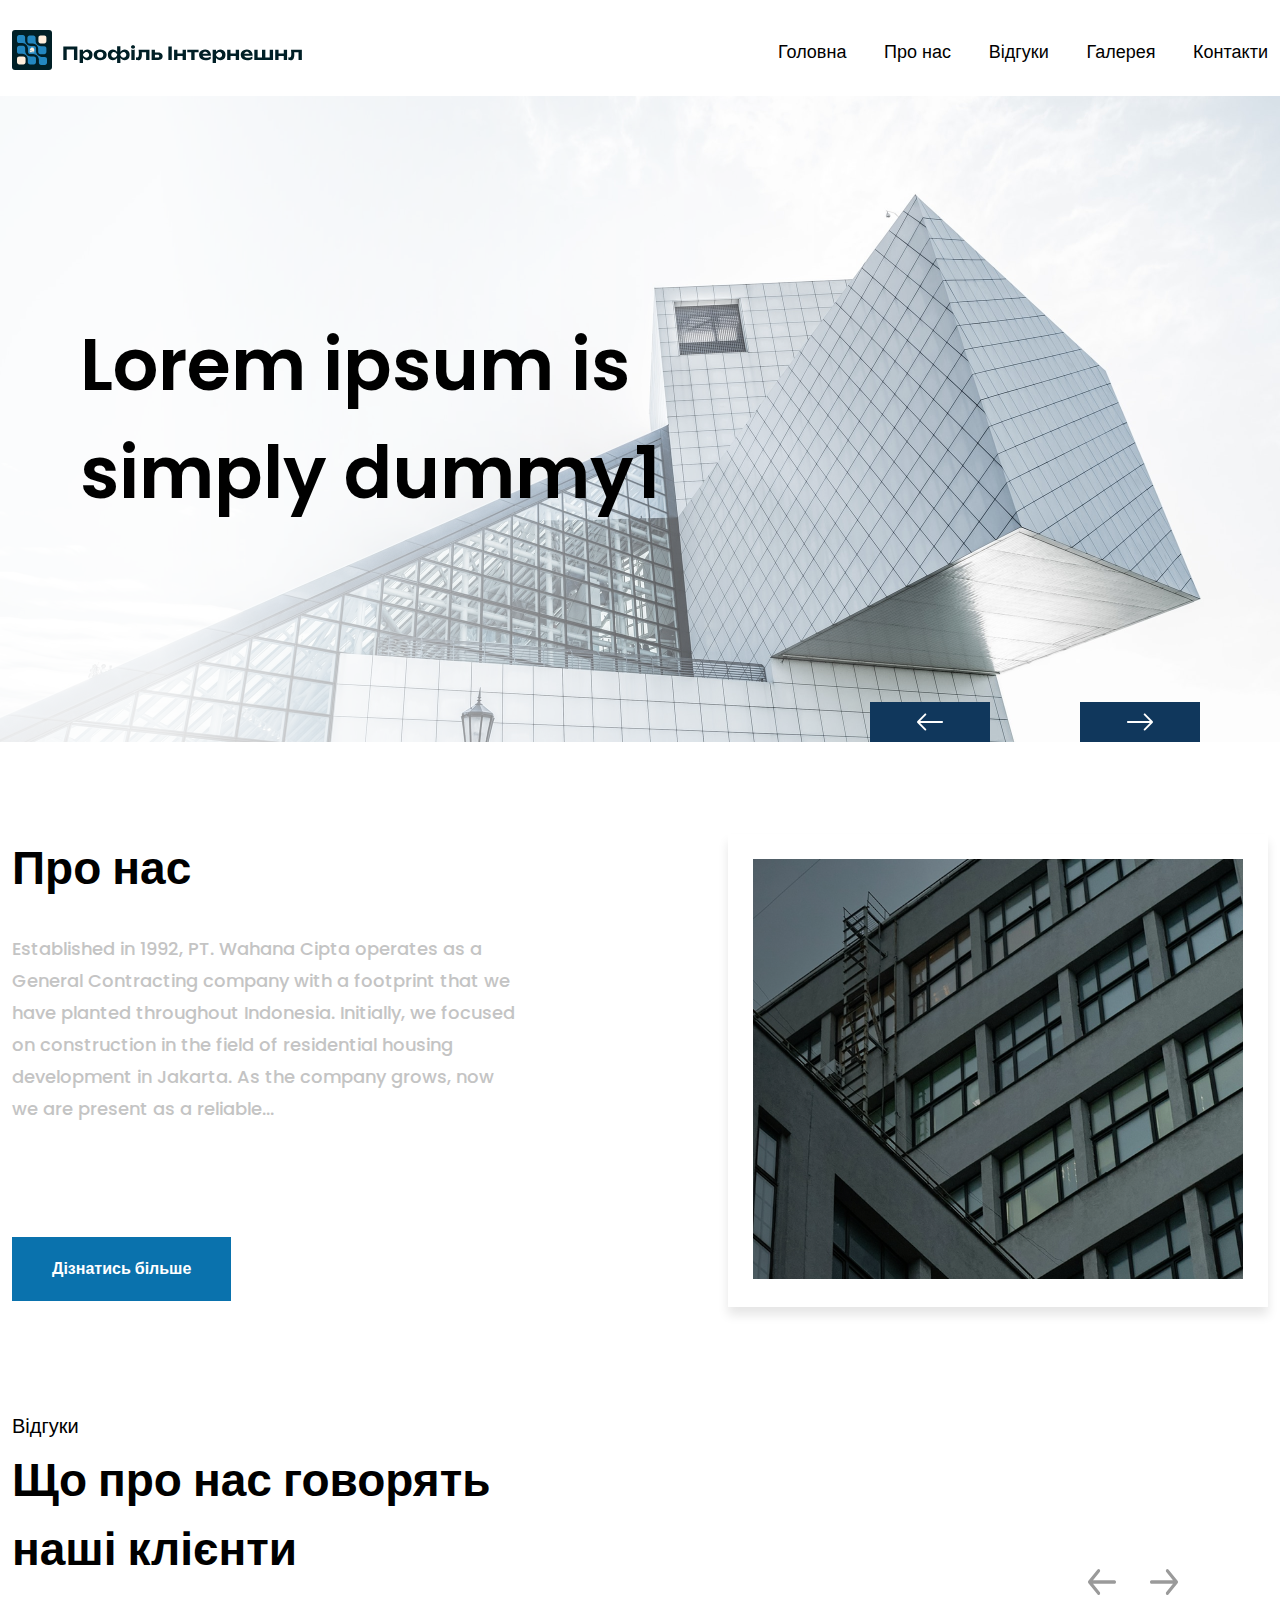
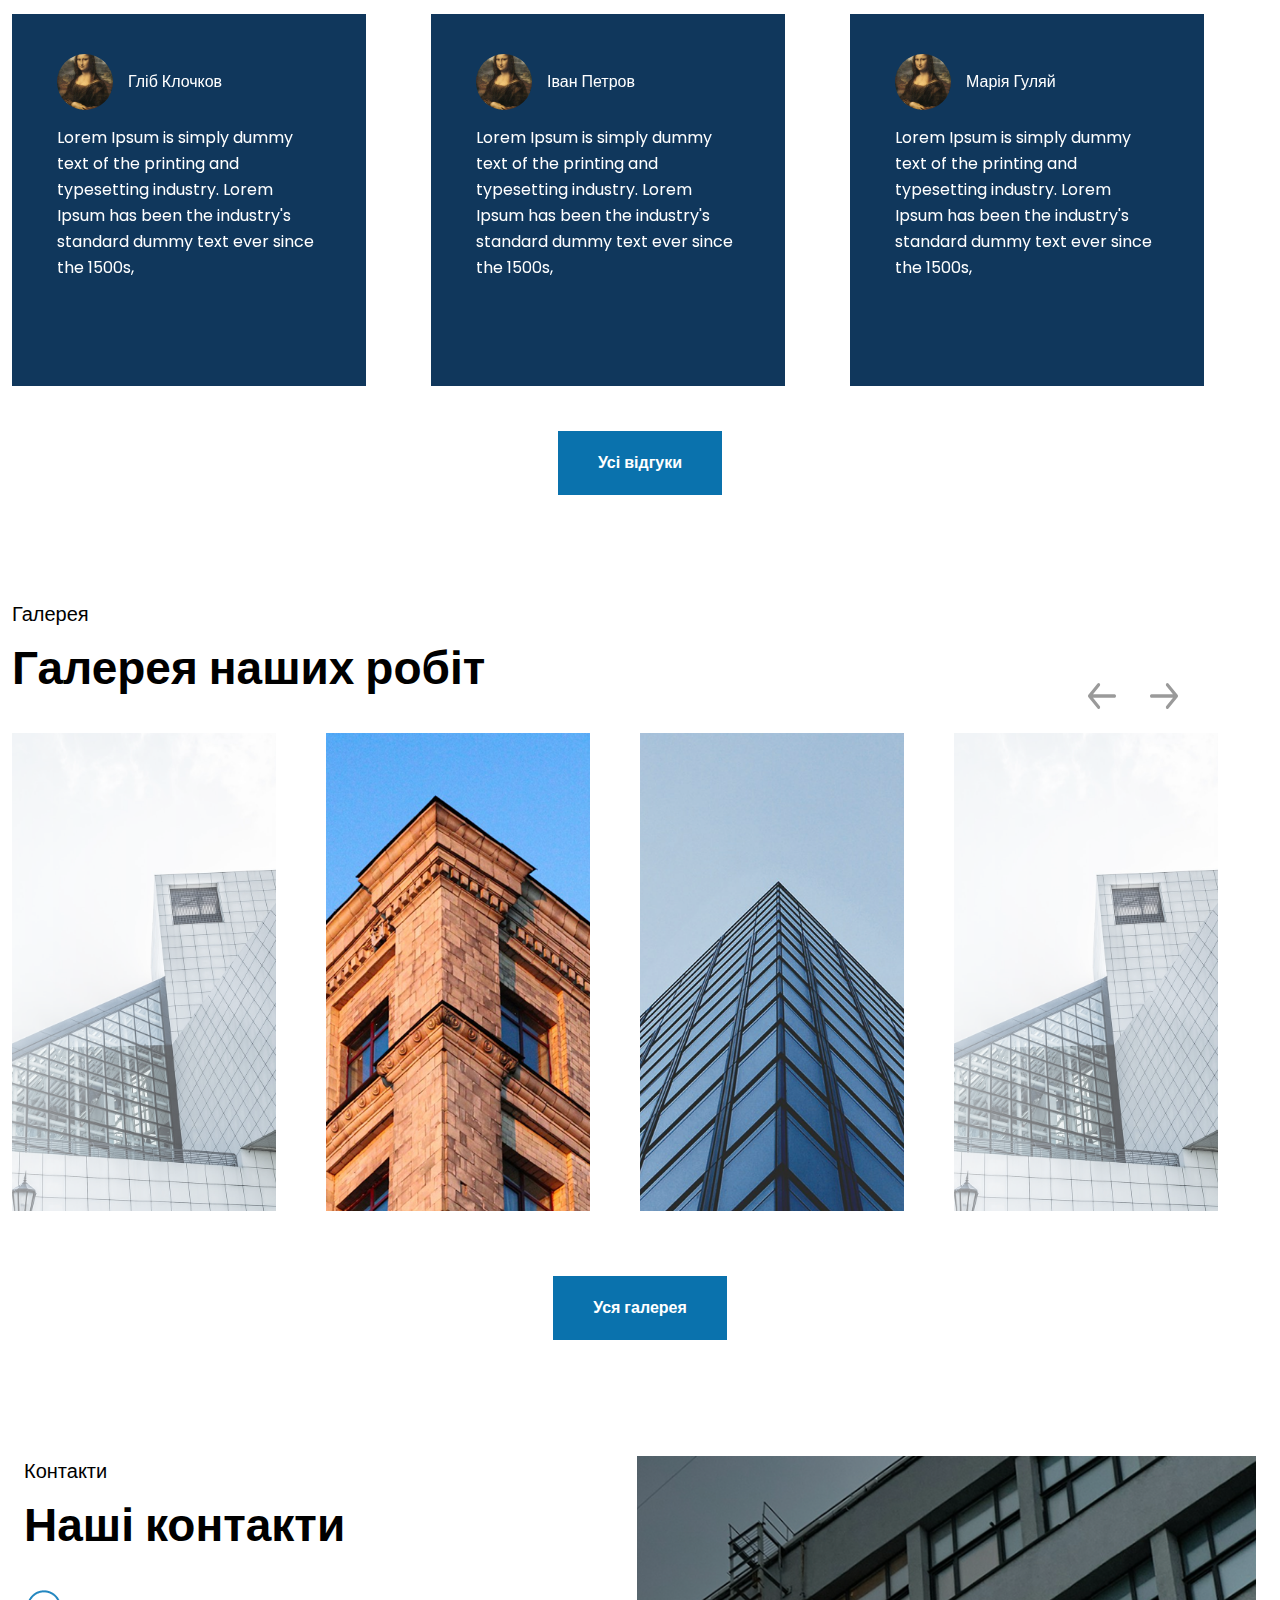
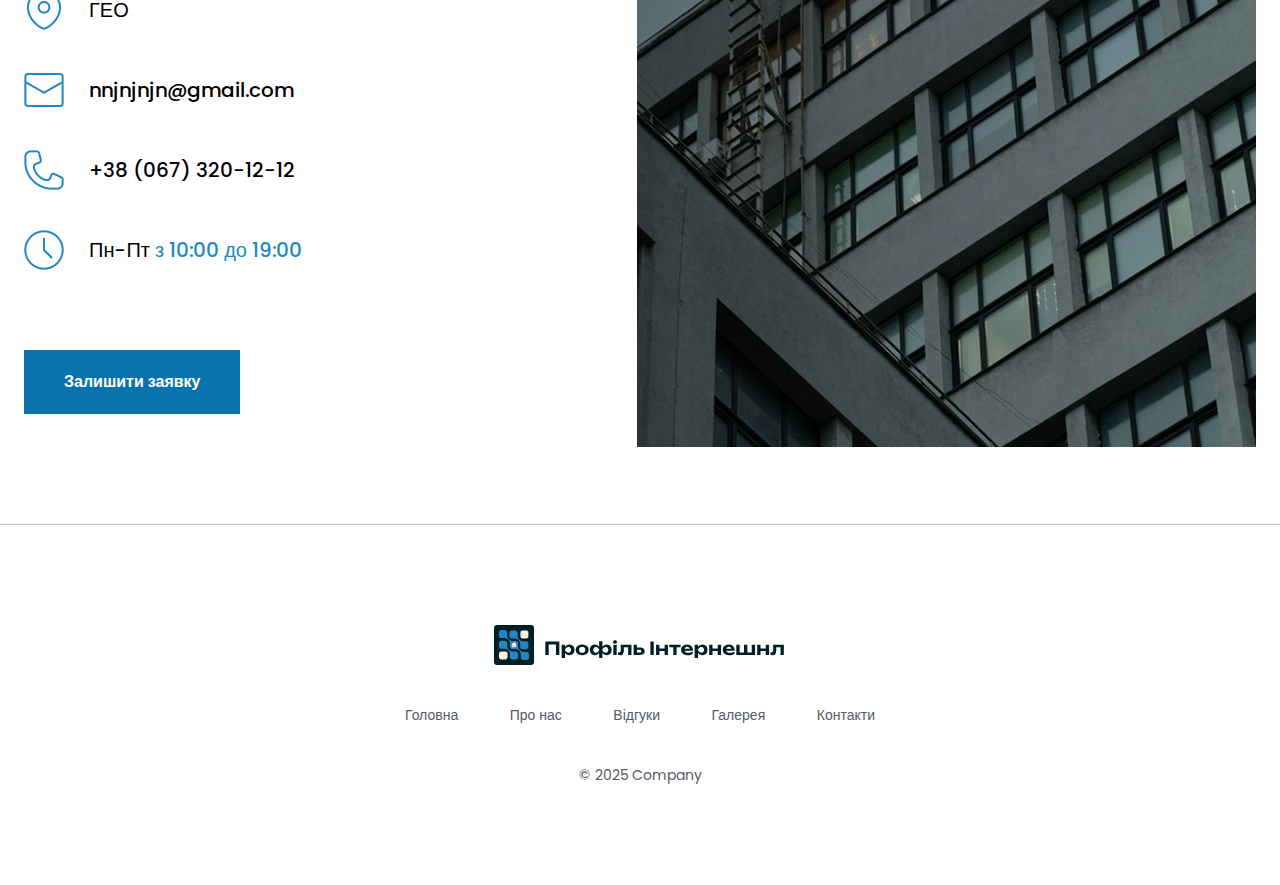
<file: index.html>
<!DOCTYPE html>
<html lang="en">
    <head>
        <meta charset="UTF-8">
        <meta name="viewport" content="width=device-width, initial-scale=1.0">
        <title>Профіль Інтернешнл | Головна</title>
        <link rel="stylesheet" href="./assets/css/style.css">
    </head>
    <body>
        <header>
            <nav class="site-nav">
                <div class="menu-icon"></div>
                <div class="logo-header">
                    <a href="index.html"><img src="./assets/img/logo.svg"></a>
                </div>
                <div class="menu">
                    <ul>
                        <li>
                            <a href="index.html">Головна</a>
                        </li>
                        <li>
                            <a href="about-us.html">Про нас</a>
                        </li>
                        <li>
                            <a href="reviews.html" >Відгуки</a>
                        </li>
                        <li>
                            <a href="gallery.html" >Галерея</a>
                        </li>
                        <li>
                            <a href="contacts.html">Контакти</a>
                        </li>
                    </ul>
                </div>

            </nav>
        </header>

        <main>
            <section id="main-fb" data-aos="fade-up">
                <div class="main-fb__container container">
                    <div class="slider-container main-fb-slider-container">
                        <div class="slider main-fb-slider">
                            <div class="main-fb-slick-container main-fb-img1">

                                <div class="main-fb__slider-text">
                                    Lorem ipsum is simply dummy1
                                </div>

                            </div>
                            <div class="main-fb-slick-container main-fb-img2">

                                <div class="main-fb__slider-text">
                                    Lorem ipsum is simply dummy2
                                </div>

                            </div>
                            <div class="main-fb-slick-container main-fb-img3">

                                <div class="main-fb__slider-text">
                                    Lorem ipsum is simply dummy3
                                </div>

                            </div>
                            <div class="main-fb-slick-container main-fb-img4">

                                <div class="main-fb__slider-text">
                                    Lorem ipsum is simply dummy4
                                </div>

                            </div>
                        </div>
                        <div class="main-fb__slider-arrow"></div>
                    </div>
                </div>
            </section>

            <!-- about-us -->
            <section id="about-us" >
                <div class="main-about-us__container container">
                    <div class="main-about-us__info-wrap">
                    <div class="main-about-us-title main-title title">
                        Про нас
                    </div>
                    <div class="about-us__text-wrap">
                        <div class="text-wrap__text">Established in 1992, PT. Wahana Cipta operates as a
                            General Contracting company with a footprint that we have planted throughout
                            Indonesia. Initially, we focused on construction in the field of residential
                            housing development in Jakarta. As the company grows, now we are present as a
                            reliable...</div>
                        <div class="text-wrap__button">
                            <a href="about-us.html" target="_blank">Дізнатись більше</a>
                        </div>
                    </div>
                    </div>
                    <div class="about-us__photo-wrap">
                        <img src="./assets/img/main-fb-slider-img3.png">
                    </div>
                </div>
            </section>

            <!-- reviews -->
            <section id="reviews" >
                <div class="main-reviews__container container">
                    <div class="main-review__spoiler__title spoiler__title">Відгуки</div>
                    <div class="main-reviews-title main-title title">
                        Що про нас говорять наші клієнти
                    </div>
                    <div class="slider-container main-reviews-slider-container">
                        <div class="slider main-reviews-slider">
                            <div class="main-reviews-slick-container">
                                <div class="main-review-person">
                                    <div class="main-review-person__photo"><img src="./assets/img/main-review-photo.jpg"></div>
                                    <div class="main-review-person__name">Гліб Клочков</div>
                                </div>
                                <div class="main-review-text">
                                    Lorem Ipsum is simply dummy text of the printing and typesetting industry. Lorem
                                    Ipsum has been the industry's standard dummy text ever since the 1500s,
                                </div>
                            </div>

                            <div class="main-reviews-slick-container">
                                <div class="main-review-person">
                                    <div class="main-review-person__photo"><img src="./assets/img/main-review-photo.jpg"></div>
                                    <div class="main-review-person__name">Іван Петров</div>
                                </div>
                                <div class="main-review-text">
                                    Lorem Ipsum is simply dummy text of the printing and typesetting industry. Lorem
                                    Ipsum has been the industry's standard dummy text ever since the 1500s,
                                </div>
                            </div>

                            <div class="main-reviews-slick-container">
                                <div class="main-review-person">
                                    <div class="main-review-person__photo"><img src="./assets/img/main-review-photo.jpg"></div>
                                    <div class="main-review-person__name">Марія Гуляй</div>
                                </div>
                                <div class="main-review-text">
                                    Lorem Ipsum is simply dummy text of the printing and typesetting industry. Lorem
                                    Ipsum has been the industry's standard dummy text ever since the 1500s,
                                </div>
                            </div>

                            <div class="main-reviews-slick-container">
                                <div class="main-review-person">
                                    <div class="main-review-person__photo"><img src="./assets/img/main-review-photo.jpg"></div>
                                    <div class="main-review-person__name">Петро Семенов</div>
                                </div>
                                <div class="main-review-text">
                                    Lorem Ipsum is simply dummy text of the printing and typesetting industry. Lorem
                                    Ipsum has been the industry's standard dummy text ever since the 1500s,
                                </div>
                            </div>

                            <div class="main-reviews-slick-container">
                                <div class="main-review-person">
                                    <div class="main-review-person__photo"><img src="./assets/img/main-review-photo.jpg"></div>
                                    <div class="main-review-person__name">Андрій Шевченко</div>
                                </div>
                                <div class="main-review-text">
                                    Lorem Ipsum is simply dummy text of the printing and typesetting industry. Lorem
                                    Ipsum has been the industry's standard dummy text ever since the 1500s,
                                </div>
                            </div>

                        </div>
                        <div class="main-reviews__slider-arrow"></div>
                    </div>
                   <div class="main-reviews__button-wrapper">
  <div class="main-reviews__view-all-button">
    <a href="reviews.html" target="_blank">Усі відгуки</a>
  </div>
</div>
                </div>
            </section>

            <!-- gallery -->

            <section id="gallery" >
                <div class="main-gallery__container container" >
                    <div class="main-gallery__spoiler__title spoiler__title">Галерея</div>
                    <div class="main-gallery-title main-title title">
                        Галерея наших робіт
                    </div>

                    <div class="slider-container main-gallery-slider-container">
                        <div class="slider main-gallery-slider">
                            <div class="main-gallery-slick-container main-gallery-slick-container1">
                                <div class="main-gallery-slick__bg-hover"></div>
                                <div class="gallery-slick__button">
                                    <a href="#">Дивитись більше</a>
                                </div>
                            </div>

                            <div class="main-gallery-slick-container main-gallery-slick-container2">
                                 <div class="main-gallery-slick__bg-hover"></div>
                                <div class="gallery-slick__button">
                                    <a href="#">Дивитись більше</a>
                                </div>
                            </div>

                            <div class="main-gallery-slick-container main-gallery-slick-container3">
                                 <div class="main-gallery-slick__bg-hover"></div>
                                <div class="gallery-slick__button">
                                    <a href="#">Дивитись більше</a>
                                </div>
                            </div>

                            <div class="main-gallery-slick-container main-gallery-slick-container4">
                                 <div class="main-gallery-slick__bg-hover"></div>
                                <div class="gallery-slick__button">
                                    <a href="#">Дивитись більше</a>
                                </div>
                            </div>

                            <div class="main-gallery-slick-container main-gallery-slick-container5">
                                 <div class="main-gallery-slick__bg-hover"></div>
                                <div class="gallery-slick__button">
                                    <a href="#">Дивитись більше</a>
                                </div>
                            </div>

                            <div class="main-gallery-slick-container main-gallery-slick-container6">
                                 <div class="main-gallery-slick__bg-hover"></div>
                                <div class="gallery-slick__button">
                                    <a href="#">Дивитись більше</a>
                                </div>
                            </div>

                            <div class="main-gallery-slick-container main-gallery-slick-container7">
                                 <div class="main-gallery-slick__bg-hover"></div>
                                <div class="gallery-slick__button">
                                    <a href="#">Дивитись більше</a>
                                </div>
                            </div>

                        </div>
                        <div class="main-gallery__slider-arrow"></div>
                    </div>
                    <div class="main-gallery__button-wrapper">
  <div class="main-gallery__view-all-button">
    <a href="gallery.html" target="_blank">Уся галерея</a>
  </div>
</div>
                </div>
            </section>

            <!-- contacts -->
            <section id="contacts" >
                <div class="main-contacts__container container">
                    

                    <div class="main-contacts__wrap">
                        
                        <div class="main-contacts-wrap__text">
                            <div class="main-contacts__spoiler__title spoiler__title">Контакти</div>
                    <div class="main-contacts-title main-title title">
                        Наші контакти
                    </div>
                            <div class="main-contacts__date">
                                <div class="main-contacts-date__item main-contacts-date__item-location">
                                    <img src="./assets/img/main-contact-location.png">
                                    <a href="#" class="simple-text" target="_blank">ГЕО</a>
                                </div>

                                <div class="main-contacts-date__item main-contacts-date__item-email">
                                    <img src="./assets/img/main-contact-letter.png">
                                    <a href="mailto:nnjnjnjn@gmail.com" class="simple-text" target="_blank">nnjnjnjn@gmail.com</a>
                                </div>

                                <div class="main-contacts-date__item main-contacts-date__item-phone">
                                    <img src="./assets/img/main-contact-phone.png">
                                    <a class="simple-text" href="tel:+380673201212" target="_blank">+38 (067) 320-12-12</a>
                                </div>

                                <div class="main-contacts-date__item main-contacts-date__item-mode">
                                    <img src="./assets/img/main-contact-clock.png">
                                    <span class="simple-text">Пн-Пт
                                        <span>з
                                        </span><span class="bold>">10:00</span>
                                        <span>
                                            до
                                        </span><span class="bold>">19:00</span>
                                    </span>
                                </div>
                            </div>
                            <div class="main-contacts__button">
                                <a href="contacts.html">Залишити заявку</a>
                            </div>
                        </div>
                        <div class="main-contacts__photo">
                            <img src="./assets/img/main-fb-slider-img3.png">
                        </div>
                    </div>
                </div>
            </section>
        </main>

        <footer id="footer">
            <div class="footer__container">
                <div class="footer-logo">
                    <img src="./assets/img/logo.svg">
                </div>
                <div class="footer-menu">
                    <ul>
                        <li>
                            <a href="index.html">Головна</a>
                        </li>
                        <li>
                            <a href="about-us.html">Про нас</a>
                        </li>
                        <li>
                            <a href="reviews.html">Відгуки</a>
                        </li>
                        <li>
                            <a href="gallery.html">Галерея</a>
                        </li>
                        <li>
                            <a href="contacts.html">Контакти</a>
                        </li>
                    </ul>
                </div>
                <div class="footer__site-info">
                    © 2025 Company
                </div>
            </div>
        </footer>
  
        <!-- script -->
        <script src="./assets/js/jQuery v3.6.1.js"></script>
        <script src="./assets/js/jquery.nice-select.min.js"></script>
        <script src="./assets/js/script.js"></script>
        <script src="./assets/js/slick.min.js"></script>
        <script src="./assets/js/aos.js"></script>
        <script>
            AOS.init();
        </script>
    </body>
</html>
</file>
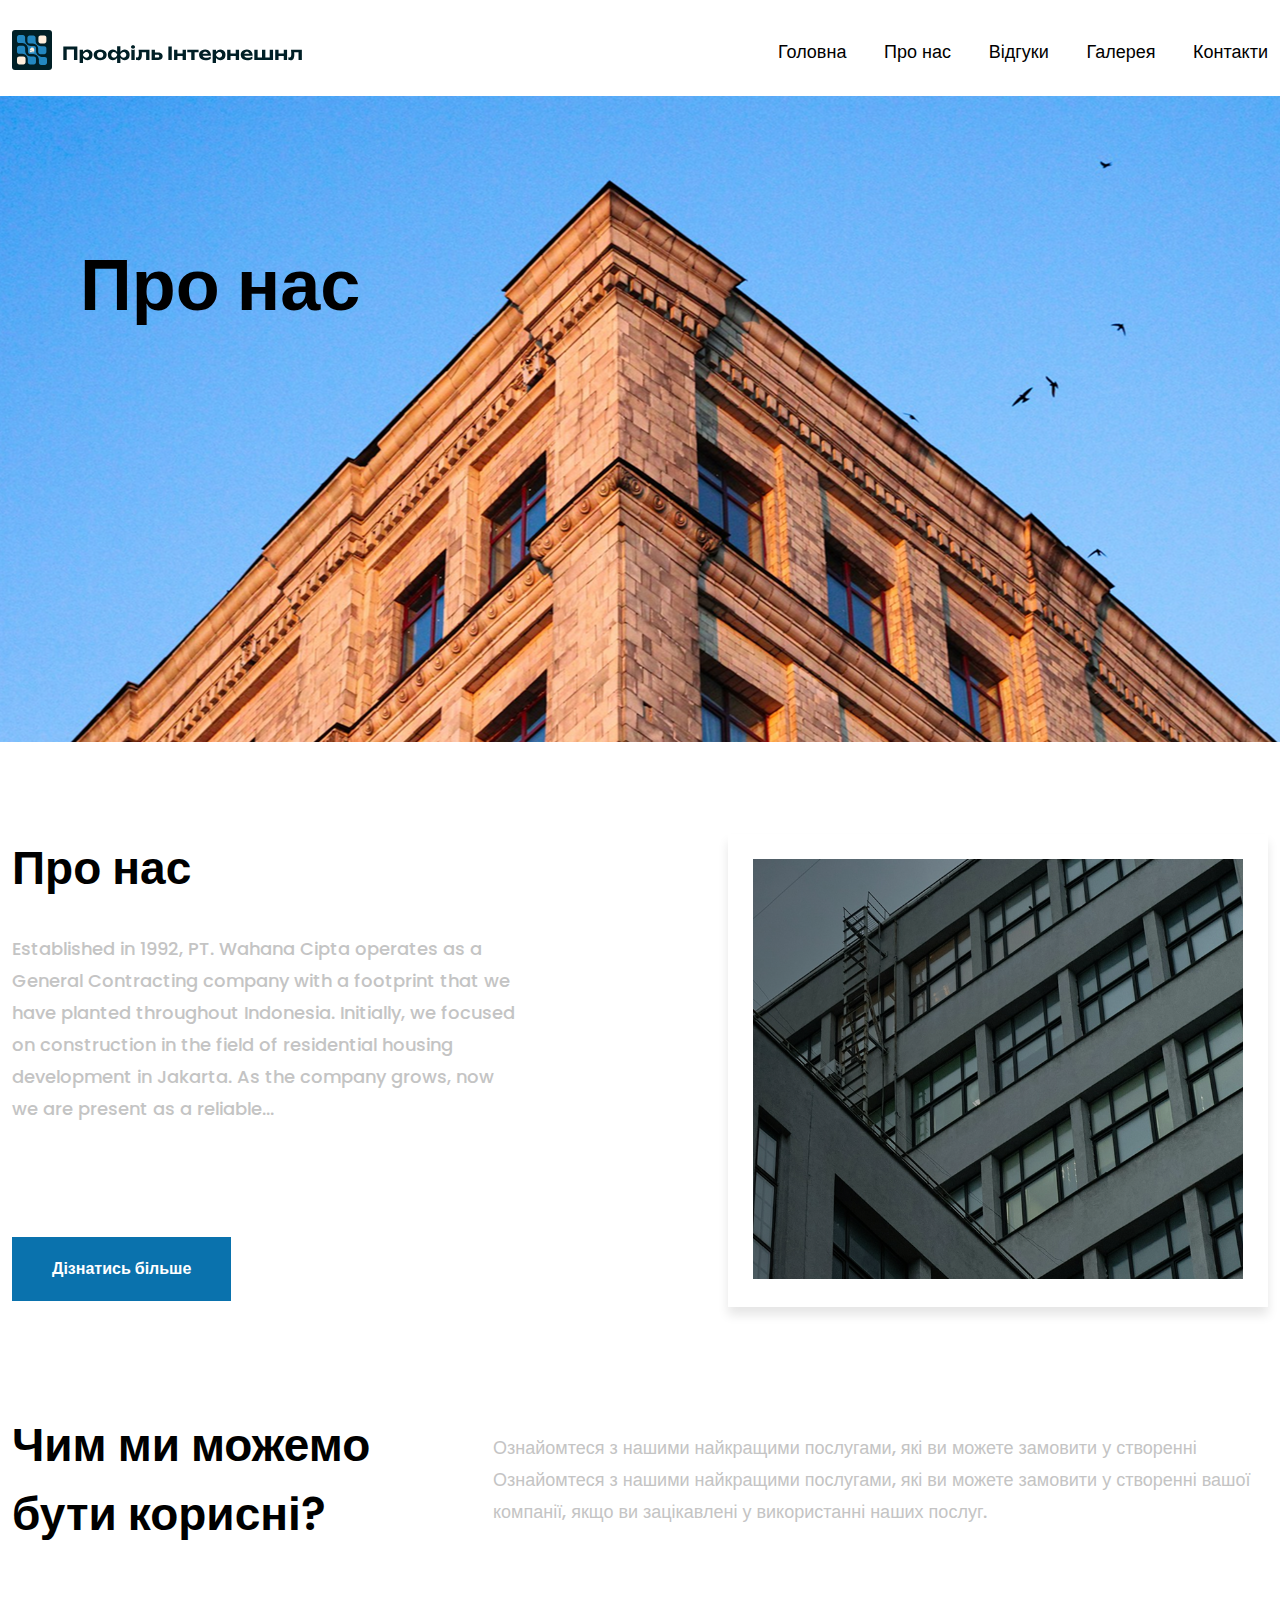
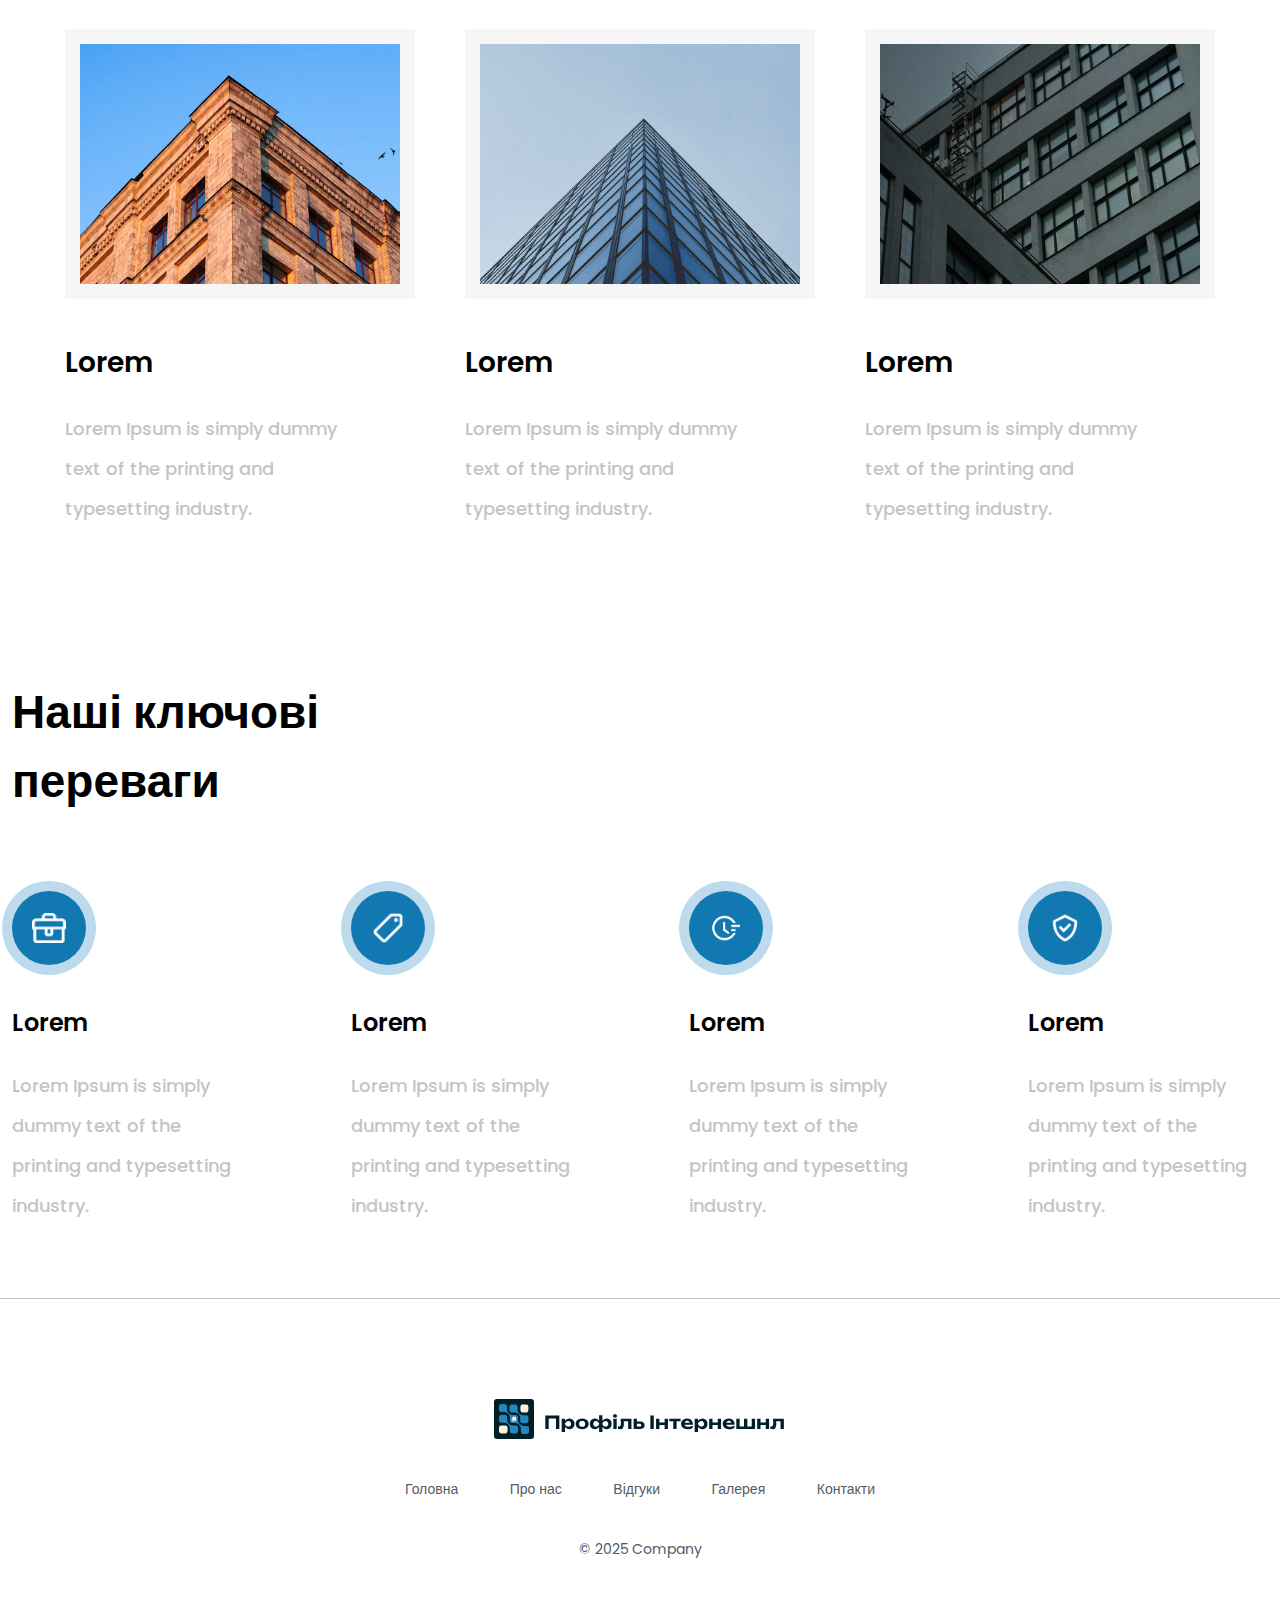
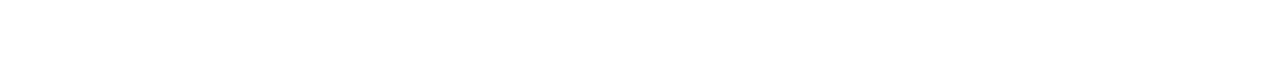
<file: about-us.html>
<!DOCTYPE html>
<html lang="en">
    <head>
        <meta charset="UTF-8">
        <meta name="viewport" content="width=device-width, initial-scale=1.0">
        <title>Профіль Інтернешнл | Про нас</title>
        <link rel="stylesheet" href="./assets/css/style.css">
    </head>
    <body>
        <header>
            <nav class="site-nav">
                <div class="menu-icon"></div>
                <div class="logo-header">
                    <a href="index.html"><img src="./assets/img/logo.svg"></a>
                </div>
                <div class="menu">
                   <ul>
                        <li>
                            <a href="index.html">Головна</a>
                        </li>
                        <li>
                            <a href="about-us.html">Про нас</a>
                        </li>
                        <li>
                            <a href="reviews.html" >Відгуки</a>
                        </li>
                        <li>
                            <a href="gallery.html" >Галерея</a>
                        </li>
                        <li>
                            <a href="contacts.html">Контакти</a>
                        </li>
                    </ul>
                </div>

            </nav>
        </header>

        <main>
            <section id="about-us__fb">
                <div class="about-us__fb-container">
                    <div class="about-us-fb-title main-title title about-us-title">
                        Про нас
                    </div>
                </div>
            </section>

            <!-- about us -->

            <section id="about-us">
                <div class="main-about-us__container container">
                    <div class="main-about-us__info-wrap">
                        <div class="main-about-us-title main-title title">
                            Про нас
                        </div>
                        <div class="about-us__text-wrap">
                            <div class="text-wrap__text">Established in 1992, PT. Wahana Cipta operates as a
                                General Contracting company with a footprint that we have planted throughout
                                Indonesia. Initially, we focused on construction in the field of residential
                                housing development in Jakarta. As the company grows, now we are present as a
                                reliable...</div>
                            <div class="text-wrap__button">
                                <a href="#" target="_blank">Дізнатись більше</a>
                            </div>
                        </div>
                    </div>
                    <div class="about-us__photo-wrap">
                        <img src="./assets/img/main-fb-slider-img3.png">
                    </div>
                </div>
            </section>

            <!-- benefit -->
            <section id="about-us__benefit">
                <div class="about-us__benefit-container">
                    <div class="benefit-container__title-wrap">
                        <div class="about-us-benefit-title main-title title">
                            Чим ми можемо бути корисні?
                        </div>
                        <div class="title-wrap__text">
                            Ознайомтеся з нашими найкращими послугами, які ви можете замовити у створенні
                            Ознайомтеся з нашими найкращими послугами, які ви можете замовити у створенні
                            вашої компанії, якщо ви зацікавлені у використанні наших послуг.
                        </div>

                    </div>
                    <div class="benefit-container__row">
                        <div class="benefit-container__item">
                            <div class="benefit-container-item__img">
                                <img src="./assets/img/main-fb-slider-img1.png">
                            </div>
                            <div class="benefit-container__title">
                                Lorem
                            </div>
                            <div class="benefit-container__description">
                                Lorem Ipsum is simply dummy text of the printing and typesetting industry.
                            </div>
                        </div>

                        <div class="benefit-container__item">
                            <div class="benefit-container-item__img">
                                <img src="./assets/img/main-fb-slider-img2.png">
                            </div>
                            <div class="benefit-container__title">
                                Lorem
                            </div>
                            <div class="benefit-container__description">
                                Lorem Ipsum is simply dummy text of the printing and typesetting industry.
                            </div>
                        </div>

                        <div class="benefit-container__item">
                            <div class="benefit-container-item__img">
                                <img src="./assets/img/main-fb-slider-img3.png">
                            </div>
                            <div class="benefit-container__title">
                                Lorem
                            </div>
                            <div class="benefit-container__description">
                                Lorem Ipsum is simply dummy text of the printing and typesetting industry.
                            </div>
                        </div>
                    </div>
                </div>
            </section>

            <!-- pros -->
            <section id="about-us__pros">
                <div class="about-us__pros-container">
                    <div class="about-us-pros-title main-title title">
                        Наші ключові переваги
                    </div>
                    <div class="about-us__pros-row">
                        <div class="about-us__pros-item">
                            <div class="pros-item__img">
                                <img src="./assets/img/bag.png">
                            </div>
                            <div class="pros-item__title">
                                Lorem
                            </div>
                            <div class="pros-item__description">
                                Lorem Ipsum is simply dummy text of the printing and typesetting industry.
                            </div>
                        </div>

                        <div class="about-us__pros-item">
                            <div class="pros-item__img">
                                <img src="./assets/img/label.png">
                            </div>
                            <div class="pros-item__title">
                                Lorem
                            </div>
                            <div class="pros-item__description">
                                Lorem Ipsum is simply dummy text of the printing and typesetting industry.
                            </div>
                        </div>

                        <div class="about-us__pros-item">
                            <div class="pros-item__img">
                                <img src="./assets/img/time.png">
                            </div>
                            <div class="pros-item__title">
                                Lorem
                            </div>
                            <div class="pros-item__description">
                                Lorem Ipsum is simply dummy text of the printing and typesetting industry.
                            </div>
                        </div>

                        <div class="about-us__pros-item">
                            <div class="pros-item__img">
                                <img src="./assets/img/check.png">
                            </div>
                            <div class="pros-item__title">
                                Lorem
                            </div>
                            <div class="pros-item__description">
                                Lorem Ipsum is simply dummy text of the printing and typesetting industry.
                            </div>
                        </div>
                    </div>
                </div>
            </section>
        </main>

        <footer id="footer">
            <div class="footer__container">
                <div class="footer-logo">
                    <img src="./assets/img/logo.svg">
                </div>
                <div class="footer-menu">
                    <ul>
                        <li>
                            <a href="index.html">Головна</a>
                        </li>
                        <li>
                            <a href="about-us.html">Про нас</a>
                        </li>
                        <li>
                            <a href="reviews.html">Відгуки</a>
                        </li>
                        <li>
                            <a href="gallery.html">Галерея</a>
                        </li>
                        <li>
                            <a href="contacts.html">Контакти</a>
                        </li>
                    </ul>
                </div>
                <div class="footer__site-info">
                    © 2025 Company
                </div>
            </div>
        </footer>

        <!-- script -->
        <script src="./assets/js/jQuery v3.6.1.js"></script>
        <script src="./assets/js/jquery.nice-select.min.js"></script>
        <script src="./assets/js/script.js"></script>
        <script src="./assets/js/slick.min.js"></script>
        <script src="./assets/js/aos.js"></script>
        <script>
            AOS.init();
        </script>
    </body>
</html>
</file>
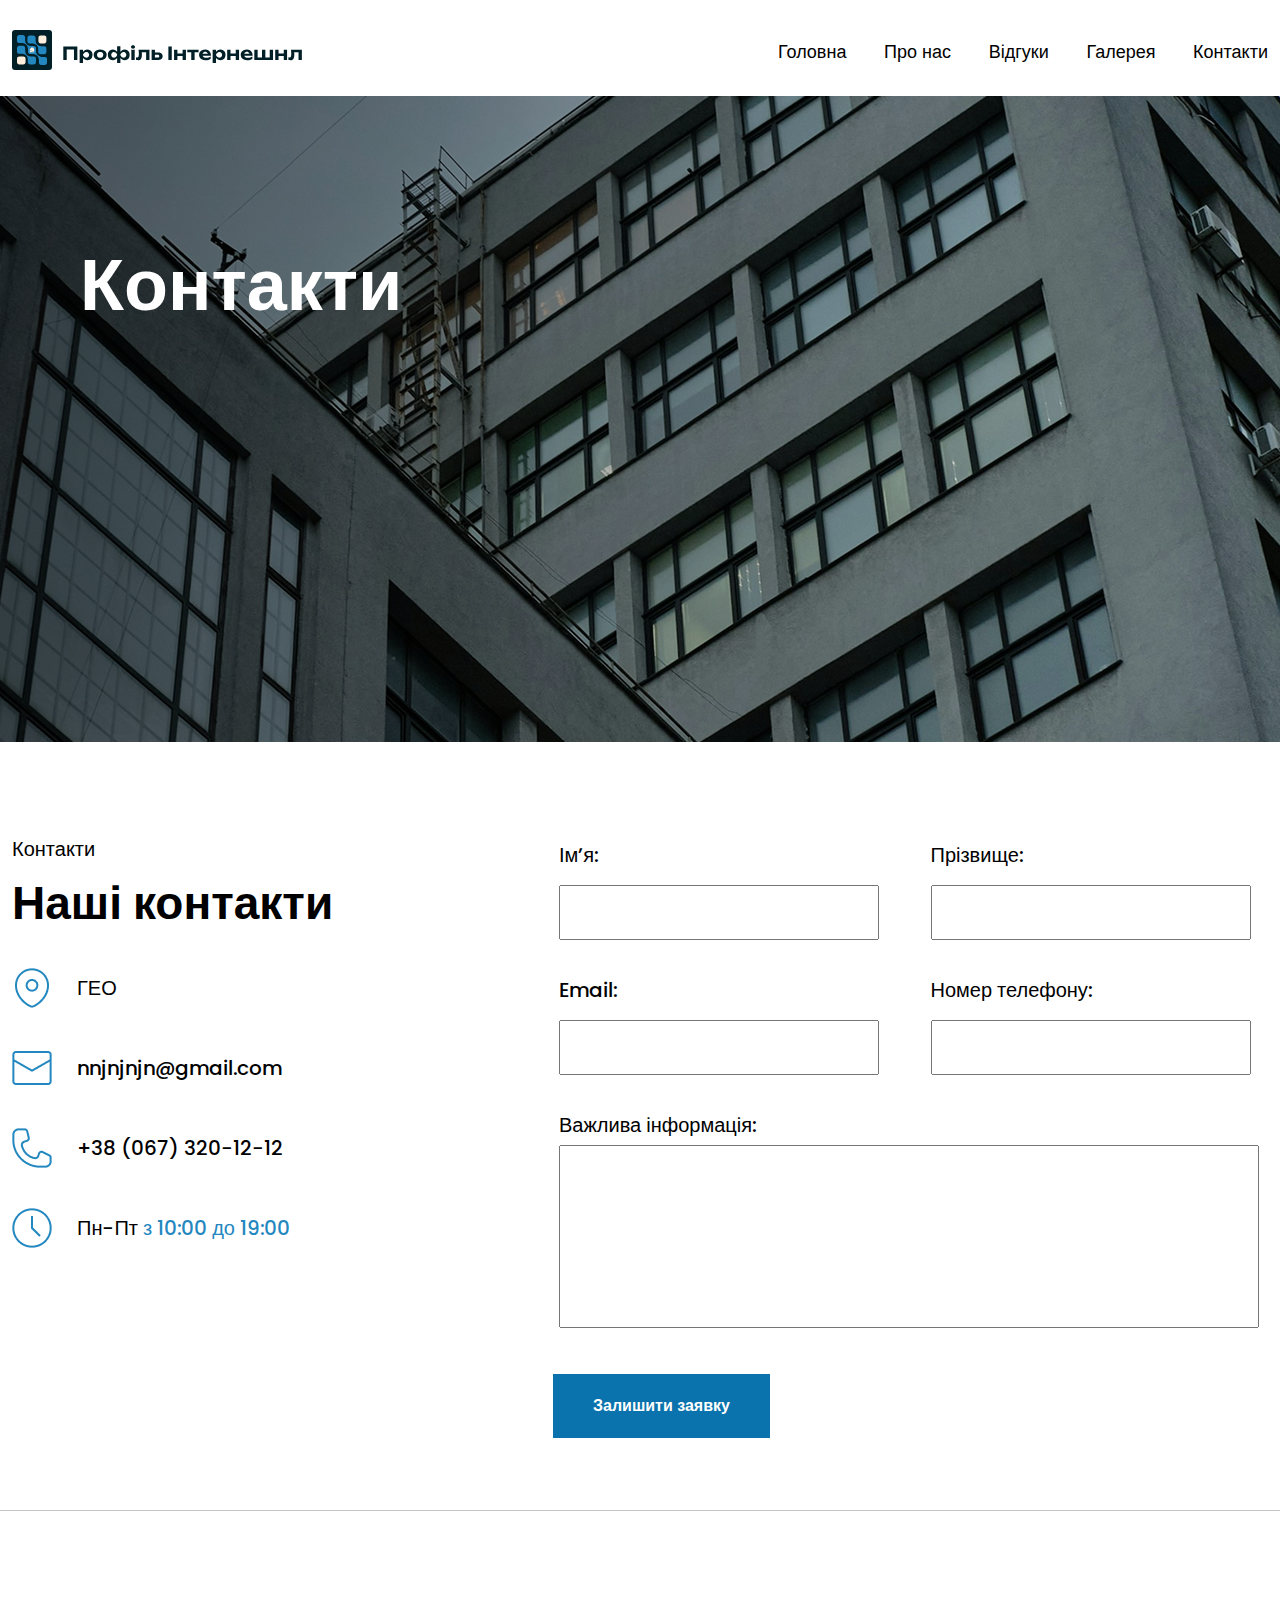
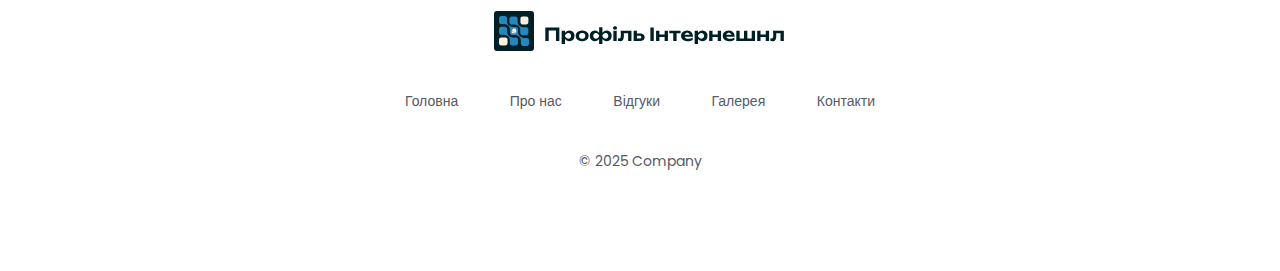
<file: contacts.html>
<!DOCTYPE html>
<html lang="en">
    <head>
        <meta charset="UTF-8">
        <meta name="viewport" content="width=device-width, initial-scale=1.0">
        <title>Профіль Інтернешнл | Контакти</title>
        <link rel="stylesheet" href="./assets/css/style.css">
    </head>
    <body>
        <header>
            <nav class="site-nav">
                <div class="menu-icon"></div>
                <div class="logo-header">
                    <a href="index.html"><img src="./assets/img/logo.svg"></a>
                </div>
                <div class="menu">
                    <ul>
                        <li>
                            <a href="index.html">Головна</a>
                        </li>
                        <li>
                            <a href="about-us.html">Про нас</a>
                        </li>
                        <li>
                            <a href="reviews.html" >Відгуки</a>
                        </li>
                        <li>
                            <a href="gallery.html" >Галерея</a>
                        </li>
                        <li>
                            <a href="contacts.html">Контакти</a>
                        </li>
                    </ul>
                </div>

            </nav>
        </header>

        <main>
            <section id="contacts__fb">
                <div class="contacts__fb-container">
                    <div class="contacts-fb-title main-title title contacts-title">
                        Контакти
                    </div>
                </div>
            </section>

            <section id="contacts-feedback">
                <div class="main-contacts__wrap">

                    <div class="main-contacts-wrap__text">
                        <div class="main-contacts__spoiler__title spoiler__title">Контакти</div>
                        <div class="main-contacts-title main-title title">
                            Наші контакти
                        </div>
                        <div class="main-contacts__date">
                            <div class="main-contacts-date__item main-contacts-date__item-location">
                                <img src="./assets/img/main-contact-location.png">
                                <a href="#" class="simple-text" target="_blank">ГЕО</a>
                            </div>

                            <div class="main-contacts-date__item main-contacts-date__item-email">
                                <img src="./assets/img/main-contact-letter.png">
                                <a href="mailto:nnjnjnjn@gmail.com" class="simple-text" target="_blank">nnjnjnjn@gmail.com</a>
                            </div>

                            <div class="main-contacts-date__item main-contacts-date__item-phone">
                                <img src="./assets/img/main-contact-phone.png">
                                <a class="simple-text" href="tel:+380673201212" target="_blank">+38 (067) 320-12-12</a>
                            </div>

                            <div class="main-contacts-date__item main-contacts-date__item-mode">
                                <img src="./assets/img/main-contact-clock.png">
                                <span class="simple-text">Пн-Пт
                                    <span>з
                                    </span><span class="bold>">10:00</span>
                                    <span>
                                        до
                                    </span><span class="bold>">19:00</span>
                                </span>
                            </div>
                        </div>

                    </div>

                    <form class="custom-form" action="send-form.php" method="POST">
                        <div class="form-grid">
                            <div class="form-group">
                                <label for="first-name">Імʼя:</label>
                                <input type="text" id="first-name" name="first-name" required="required">
                            </div>

                            <div class="form-group">
                                <label for="last-name">Прізвище:</label>
                                <input type="text" id="last-name" name="last-name" required="required">
                            </div>

                            <div class="form-group">
                                <label for="email">Email:</label>
                                <input type="email" id="email" name="email" required="required">
                            </div>

                            <div class="form-group">
                                <label for="phone">Номер телефону:</label>
                                <input
                                    type="tel"
                                    id="phone"
                                    name="phone"
                                    required="required">
                            </div>

                            <div class="form-group full-width">
                                <label for="info">Важлива інформація:</label>
                                <textarea id="info" name="info" rows="4"></textarea>
                            </div>
                        </div>

                        <button type="submit" class="form-contacts__button">Залишити заявку</button>
                    </form>

                </div>
            </section>

        </main>

        <footer id="footer">
            <div class="footer__container">
                <div class="footer-logo">
                    <img src="./assets/img/logo.svg">
                </div>
                <div class="footer-menu">
                    <ul>
                        <li>
                            <a href="index.html">Головна</a>
                        </li>
                        <li>
                            <a href="about-us.html">Про нас</a>
                        </li>
                        <li>
                            <a href="reviews.html">Відгуки</a>
                        </li>
                        <li>
                            <a href="gallery.html">Галерея</a>
                        </li>
                        <li>
                            <a href="contacts.html">Контакти</a>
                        </li>
                    </ul>
                </div>
                <div class="footer__site-info">
                    © 2025 Company
                </div>
            </div>
        </footer>

        <!-- script -->
        <script src="./assets/js/jQuery v3.6.1.js"></script>
        <script src="./assets/js/jquery.nice-select.min.js"></script>
        <script src="./assets/js/script.js"></script>
        <script src="./assets/js/slick.min.js"></script>
        <script src="./assets/js/aos.js"></script>
        <script>
            AOS.init();
        </script>

    </body>
</html>
</file>
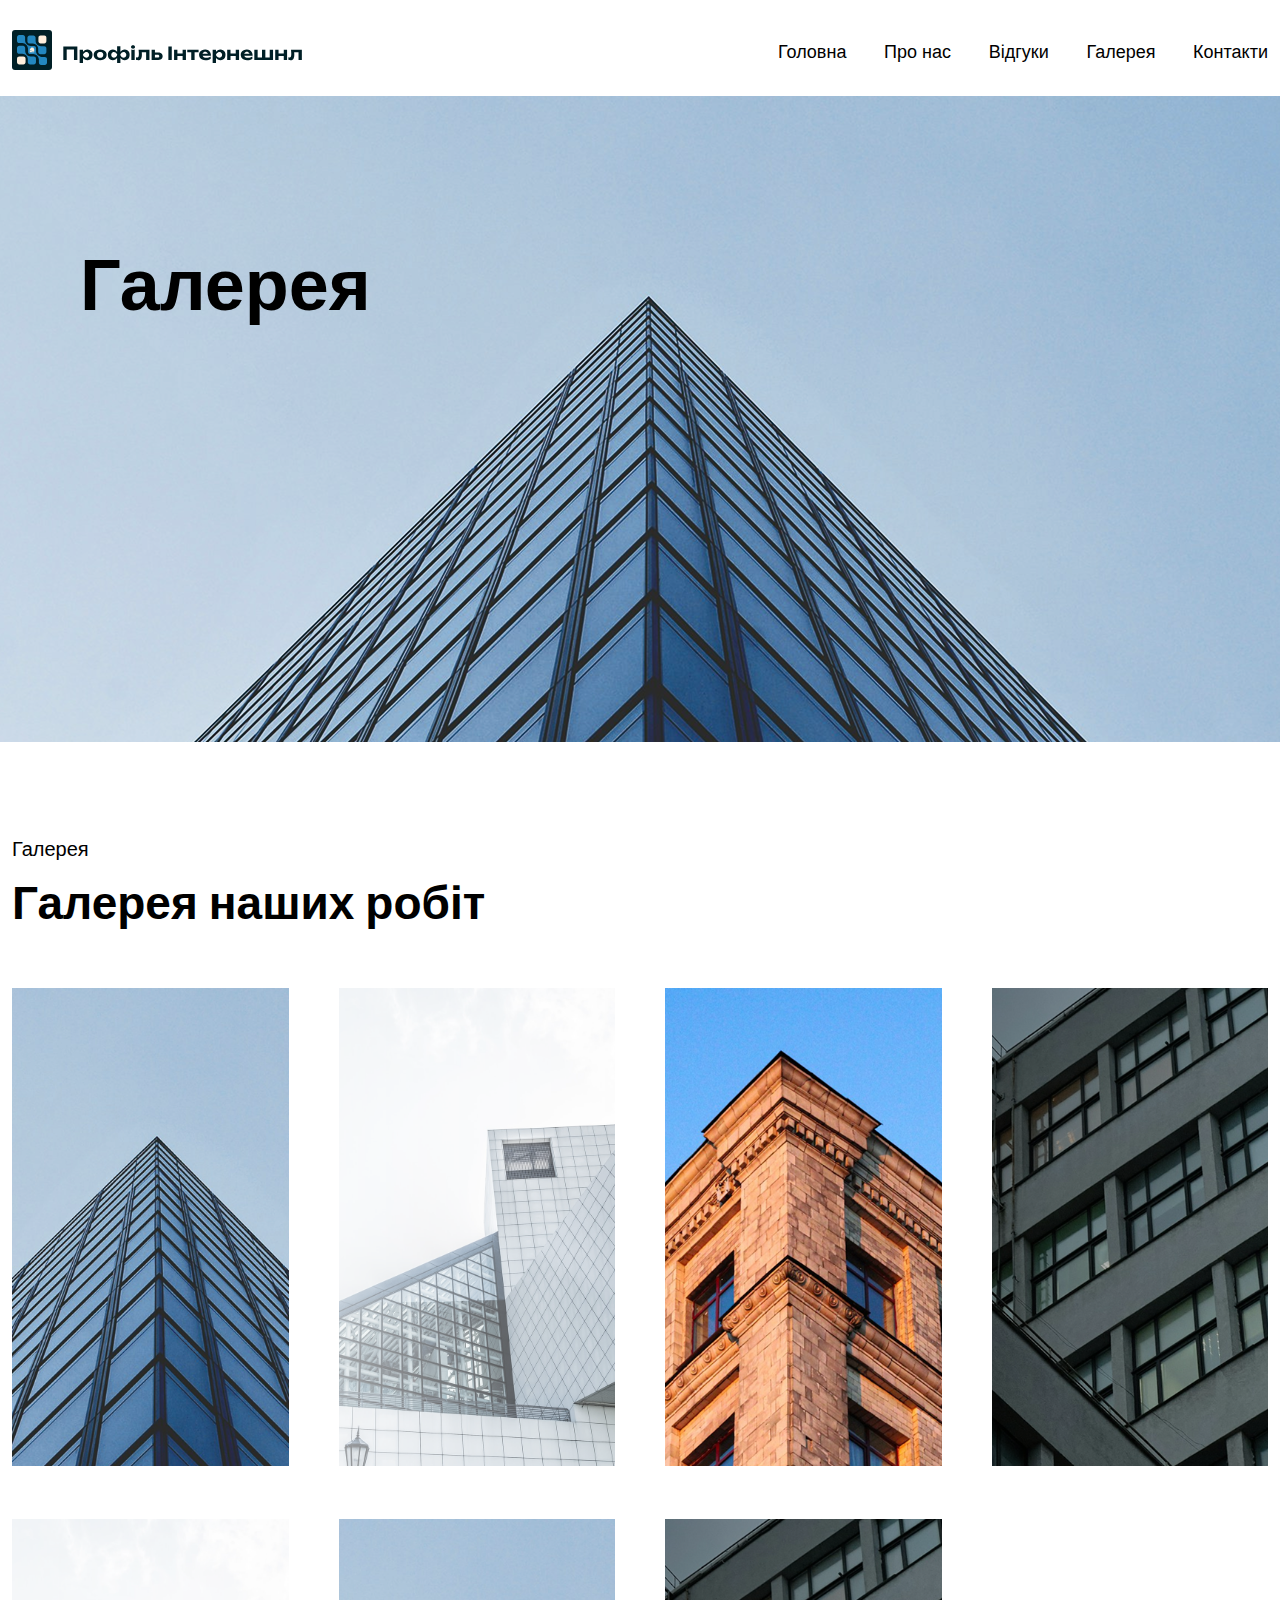
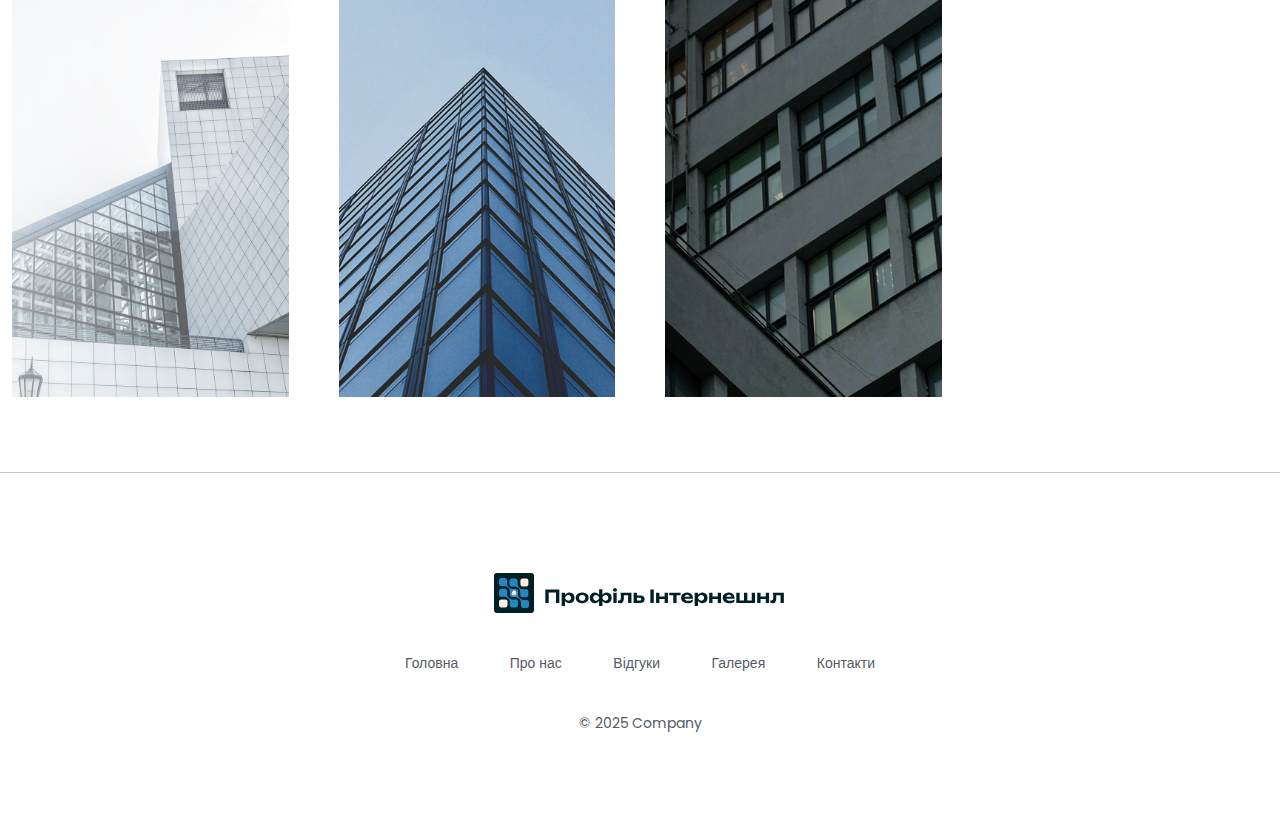
<file: gallery.html>
<!DOCTYPE html>
<html lang="en">
    <head>
        <meta charset="UTF-8">
        <meta name="viewport" content="width=device-width, initial-scale=1.0">
        <title>Профіль Інтернешнл | Галерея</title>
        <link rel="stylesheet" href="./assets/css/style.css">
    </head>
    <body>
        <header>
            <nav class="site-nav">
                <div class="menu-icon"></div>
                <div class="logo-header">
                    <a href="index.html"><img src="./assets/img/logo.svg"></a>
                </div>
                <div class="menu">
                    <ul>
                        <li>
                            <a href="index.html">Головна</a>
                        </li>
                        <li>
                            <a href="about-us.html">Про нас</a>
                        </li>
                        <li>
                            <a href="reviews.html" >Відгуки</a>
                        </li>
                        <li>
                            <a href="gallery.html" >Галерея</a>
                        </li>
                        <li>
                            <a href="contacts.html">Контакти</a>
                        </li>
                    </ul>
                </div>

            </nav>
        </header>

        <main>
          <section id="gallery__fb">
                <div class="gallery__fb-container">
                    <div class="gallery-fb-title main-title title gallery-title">
                        Галерея
                    </div>
                </div>
            </section>

             <section id="all-gallery">
                <div class="all-gallery__container">
                    <div class="main-review__spoiler__title spoiler__title">Галерея</div>
                    <div class="main-reviews-title main-title title">
                        Галерея наших робіт
                    </div>
                    <div class="gallery-grid">

                        <div class="gallery-grid__item">
                         <div class="gallery__bg-hover"></div>
                            <img src="./assets/img/main-fb-slider-img2.png">
                        </div>
                        <div class="gallery-grid__item">
                            <div class="gallery__bg-hover"></div>
                            <img src="./assets/img/main-fb-slider-img0.png">
                        </div>
                        <div class="gallery-grid__item">
                           <div class="gallery__bg-hover"></div>
                            <img src="./assets/img/main-fb-slider-img1.png">
                        </div>
                        <div class="gallery-grid__item">
                           <div class="gallery__bg-hover"></div>
                            <img src="./assets/img/main-fb-slider-img3.png">
                        </div>
                        <div class="gallery-grid__item">
                         <div class="gallery__bg-hover"></div>
                            <img src="./assets/img/main-fb-slider-img0.png">
                        </div>
                        <div class="gallery-grid__item">
                            <div class="gallery__bg-hover"></div>
                            <img src="./assets/img/main-fb-slider-img2.png">
                        </div>
                        <div class="gallery-grid__item">
                         <div class="gallery__bg-hover"></div>
                            <img src="./assets/img/main-fb-slider-img3.png">
                        </div>
                    </div>
                </div>
            </section>
        </main>

        <footer id="footer">
            <div class="footer__container">
                <div class="footer-logo">
                    <img src="./assets/img/logo.svg">
                </div>
                <div class="footer-menu">
                     <ul>
                        <li>
                            <a href="index.html">Головна</a>
                        </li>
                        <li>
                            <a href="about-us.html">Про нас</a>
                        </li>
                        <li>
                            <a href="reviews.html">Відгуки</a>
                        </li>
                        <li>
                            <a href="gallery.html">Галерея</a>
                        </li>
                        <li>
                            <a href="contacts.html">Контакти</a>
                        </li>
                    </ul>
                </div>
                <div class="footer__site-info">
                    © 2025 Company
                </div>
            </div>
        </footer>
  
        <!-- script -->
        <script src="./assets/js/jQuery v3.6.1.js"></script>
        <script src="./assets/js/jquery.nice-select.min.js"></script>
        <script src="./assets/js/script.js"></script>
        <script src="./assets/js/slick.min.js"></script>
        <script src="./assets/js/aos.js"></script>
        <script>
            AOS.init();
        </script>
    </body>
</html>
</file>
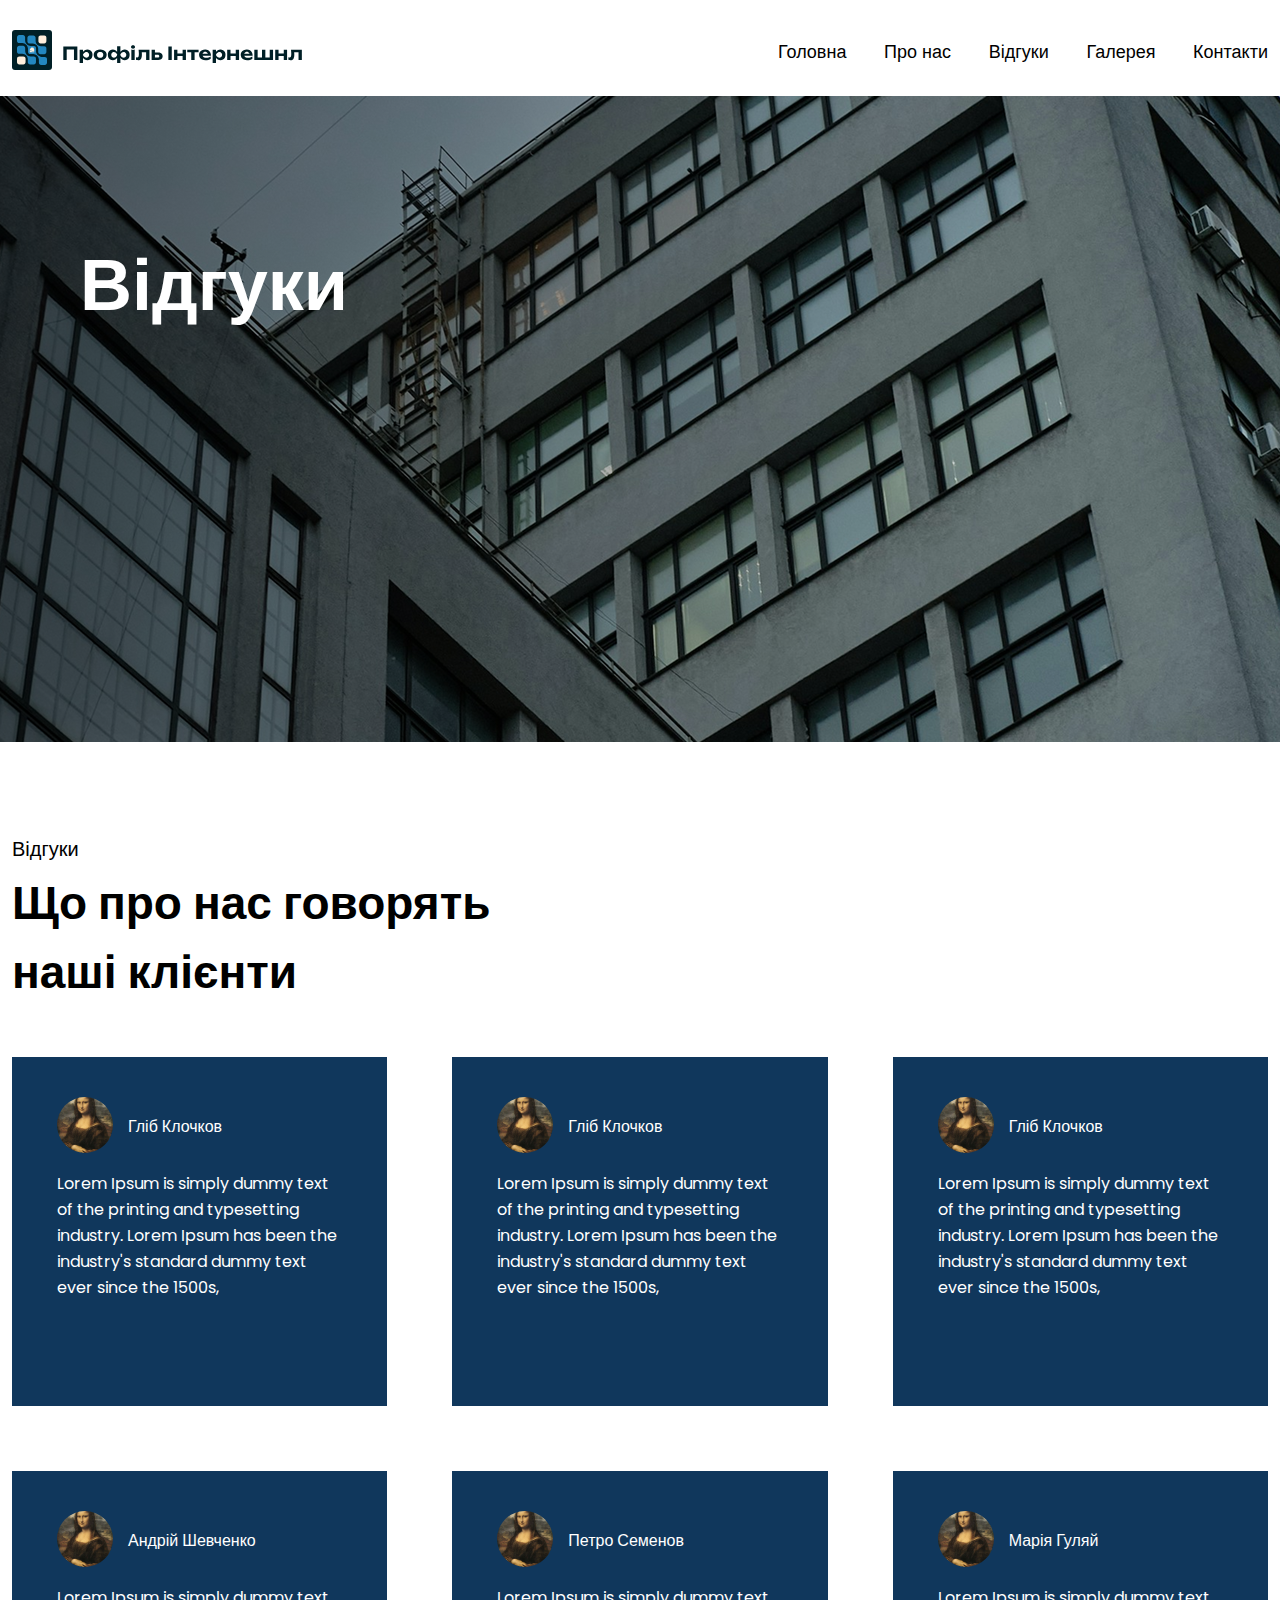
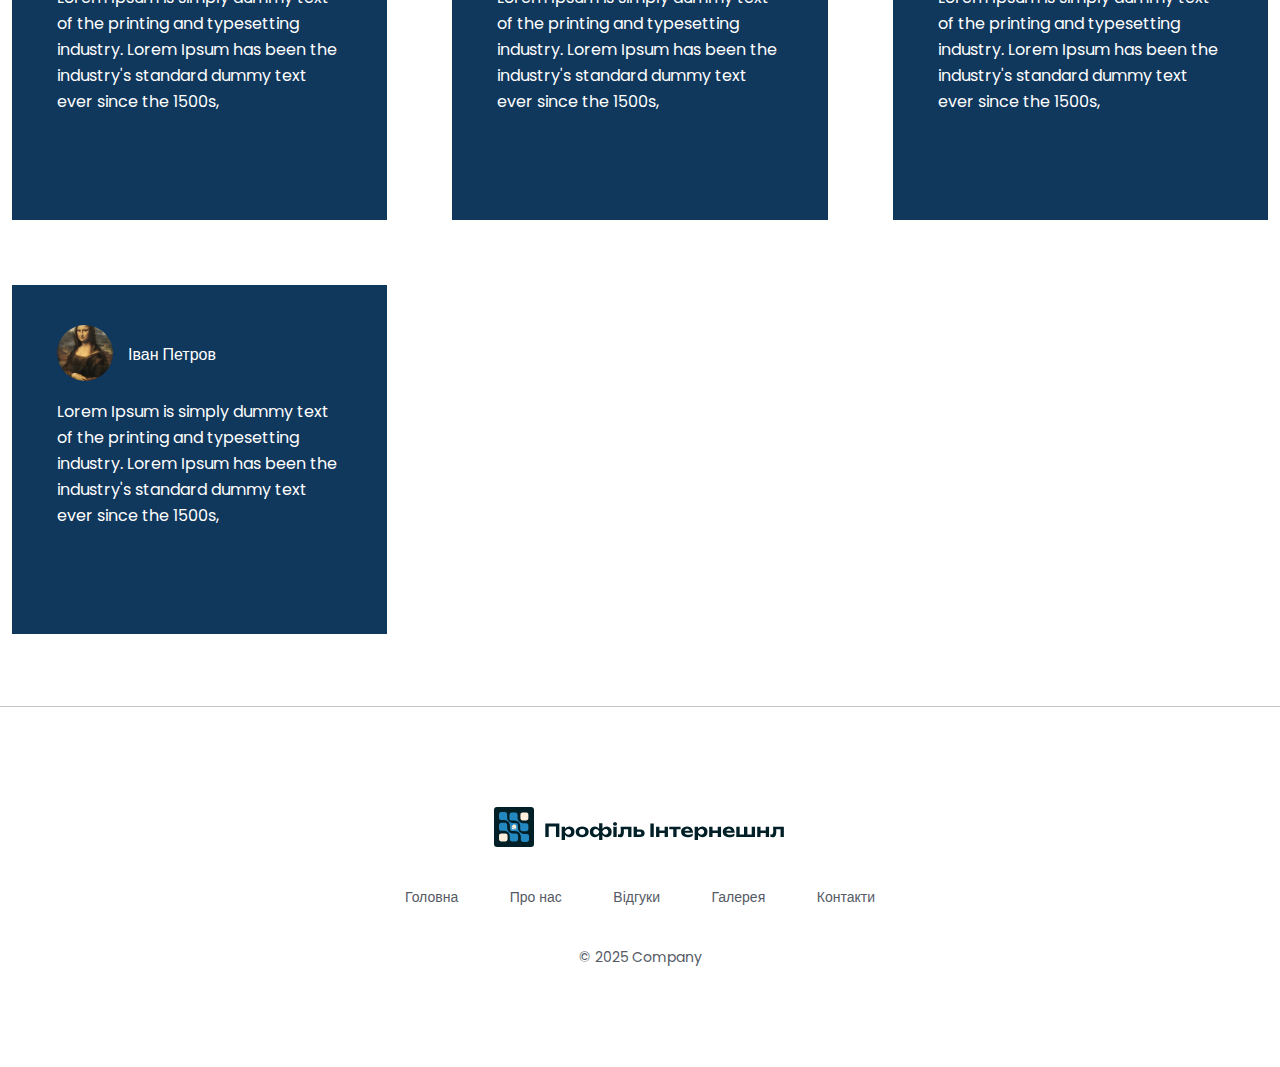
<file: reviews.html>
<!DOCTYPE html>
<html lang="en">
    <head>
        <meta charset="UTF-8">
        <meta name="viewport" content="width=device-width, initial-scale=1.0">
        <title>Профіль Інтернешнл | Відгуки</title>
        <link rel="stylesheet" href="./assets/css/style.css">
    </head>
    <body>
        <header>
            <nav class="site-nav">
                <div class="menu-icon"></div>
                <div class="logo-header">
                    <a href="index.html"><img src="./assets/img/logo.svg"></a>
                </div>
                <div class="menu">
                    <ul>
                        <li>
                            <a href="index.html">Головна</a>
                        </li>
                        <li>
                            <a href="about-us.html">Про нас</a>
                        </li>
                        <li>
                            <a href="reviews.html" >Відгуки</a>
                        </li>
                        <li>
                            <a href="gallery.html" >Галерея</a>
                        </li>
                        <li>
                            <a href="contacts.html">Контакти</a>
                        </li>
                    </ul>
                </div>

            </nav>
        </header>

        <main>
          <section id="reviews__fb">
                <div class="reviews__fb-container">
                    <div class="reviews-fb-title main-title title reviews-title">
                        Відгуки
                    </div>
                </div>
            </section>
            <section id="all-reviews">
                <div class="all-reviews__container">
                    <div class="main-review__spoiler__title spoiler__title">Відгуки</div>
                    <div class="main-reviews-title main-title title">
                        Що про нас говорять наші клієнти
                    </div>
                    <div class="reviews-grid">

                        <div class="reviews-grid__item">
                            <div class="main-review-person">
                                    <div class="main-review-person__photo"><img src="./assets/img/main-review-photo.jpg"></div>
                                    <div class="main-review-person__name">Гліб Клочков</div>
                                </div>
                                <div class="main-review-text">
                                    Lorem Ipsum is simply dummy text of the printing and typesetting industry. Lorem
                                    Ipsum has been the industry's standard dummy text ever since the 1500s,
                                </div>
                        </div>

                        <div class="reviews-grid__item ">
                            <div class="main-review-person">
                                    <div class="main-review-person__photo"><img src="./assets/img/main-review-photo.jpg"></div>
                                    <div class="main-review-person__name">Гліб Клочков</div>
                                </div>
                                <div class="main-review-text">
                                    Lorem Ipsum is simply dummy text of the printing and typesetting industry. Lorem
                                    Ipsum has been the industry's standard dummy text ever since the 1500s,
                                </div>
                        </div>
                        
                        <div class="reviews-grid__item">
                            <div class="main-review-person">
                                    <div class="main-review-person__photo"><img src="./assets/img/main-review-photo.jpg"></div>
                                    <div class="main-review-person__name">Гліб Клочков</div>
                                </div>
                                <div class="main-review-text">
                                    Lorem Ipsum is simply dummy text of the printing and typesetting industry. Lorem
                                    Ipsum has been the industry's standard dummy text ever since the 1500s,
                                </div>
                        </div>

                        <div class="reviews-grid__item ">
                            <div class="main-review-person">
                                    <div class="main-review-person__photo"><img src="./assets/img/main-review-photo.jpg"></div>
                                    <div class="main-review-person__name">Андрій Шевченко</div>
                                </div>
                                <div class="main-review-text">
                                    Lorem Ipsum is simply dummy text of the printing and typesetting industry. Lorem
                                    Ipsum has been the industry's standard dummy text ever since the 1500s,
                                </div>
                        </div>

                        <div class="reviews-grid__item ">
                             <div class="main-review-person">
                                    <div class="main-review-person__photo"><img src="./assets/img/main-review-photo.jpg"></div>
                                    <div class="main-review-person__name">Петро Семенов</div>
                                </div>
                                <div class="main-review-text">
                                    Lorem Ipsum is simply dummy text of the printing and typesetting industry. Lorem
                                    Ipsum has been the industry's standard dummy text ever since the 1500s,
                                </div>
                        </div>

                        <div class="reviews-grid__item ">
                             <div class="main-review-person">
                                    <div class="main-review-person__photo"><img src="./assets/img/main-review-photo.jpg"></div>
                                    <div class="main-review-person__name">Марія Гуляй</div>
                                </div>
                                <div class="main-review-text">
                                    Lorem Ipsum is simply dummy text of the printing and typesetting industry. Lorem
                                    Ipsum has been the industry's standard dummy text ever since the 1500s,
                                </div>
                        </div>

                        <div class="reviews-grid__item ">
                            <div class="main-review-person">
                                    <div class="main-review-person__photo"><img src="./assets/img/main-review-photo.jpg"></div>
                                    <div class="main-review-person__name">Іван Петров</div>
                                </div>
                                <div class="main-review-text">
                                    Lorem Ipsum is simply dummy text of the printing and typesetting industry. Lorem
                                    Ipsum has been the industry's standard dummy text ever since the 1500s,
                                </div>
                        </div>
                    </div>
                </div>
            </section>
        </main>

        <footer id="footer">
            <div class="footer__container">
                <div class="footer-logo">
                    <img src="./assets/img/logo.svg">
                </div>
                <div class="footer-menu">
                     <ul>
                        <li>
                            <a href="index.html">Головна</a>
                        </li>
                        <li>
                            <a href="about-us.html">Про нас</a>
                        </li>
                        <li>
                            <a href="reviews.html">Відгуки</a>
                        </li>
                        <li>
                            <a href="gallery.html">Галерея</a>
                        </li>
                        <li>
                            <a href="contacts.html">Контакти</a>
                        </li>
                    </ul>
                </div>
                <div class="footer__site-info">
                    © 2025 Company
                </div>
            </div>
        </footer>
  
        <!-- script -->
        <script src="./assets/js/jQuery v3.6.1.js"></script>
        <script src="./assets/js/jquery.nice-select.min.js"></script>
        <script src="./assets/js/script.js"></script>
        <script src="./assets/js/slick.min.js"></script>
        <script src="./assets/js/aos.js"></script>
        <script>
            AOS.init();
        </script>
    </body>
</html>
</file>
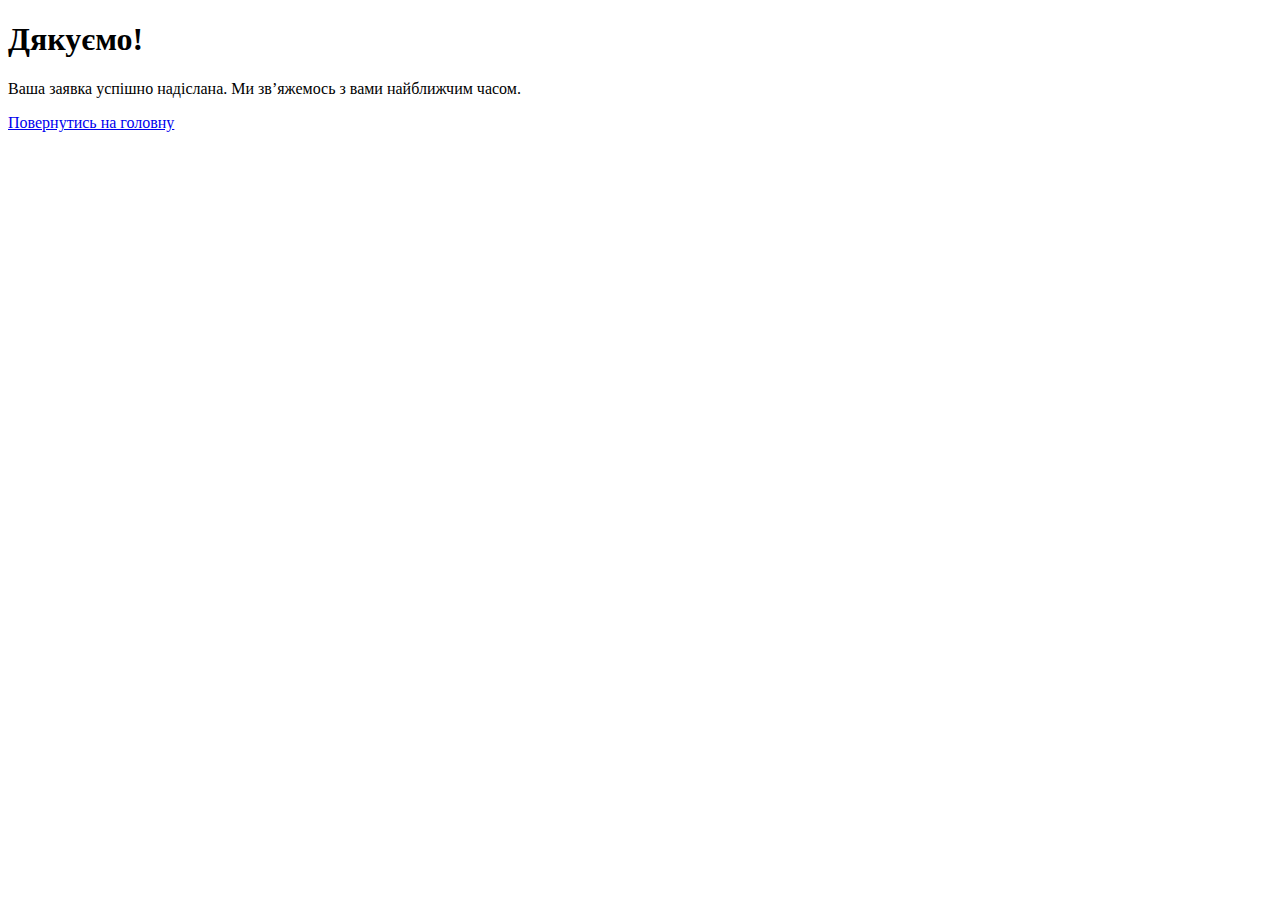
<file: thank-you.html>
<!DOCTYPE html>
<html lang="uk">
<head>
  <meta charset="UTF-8">
  <title>Дякуємо!</title>
</head>
<body>
  <h1>Дякуємо!</h1>
  <p>Ваша заявка успішно надіслана. Ми зв’яжемось з вами найближчим часом.</p>
  <a href="index.html">Повернутись на головну</a>
</body>
</html>
</file>
<file: assets/css/style.css>
@import url(reset.css);
@import url(font.css);
@import url(slick.css);
@import url(animate.css);
@import url(aos.css);
@import url(header.css);
@import url(footer.css);
@import url(main.css);
@import url(about-us.css);
@import url(gallery.css);
@import url(reviews.css);
@import url(contacts.css);
@import url(media.css);


/* variable */

:root{
    /* color */
    --white:#FFFFFF;
    --black:#000000;
    --grey-text:rgb(196, 196, 196);
    --blue:rgb(10, 114, 173);
    --grey-footer:rgb(85, 90, 101);
    --dark-blue:rgb(16, 55, 92);
    --blue-text:rgb(35, 135, 192);


    /* font */
    --poppins-reg:"Poppins-Regular", sans-serif;
    --poppins-medium:"Poppins-Medium", sans-serif;
    --poppins-semibold:"Poppins-SemiBold", sans-serif;
    --poppins-bold:"Poppins-Bold", sans-serif;
}
</file>
